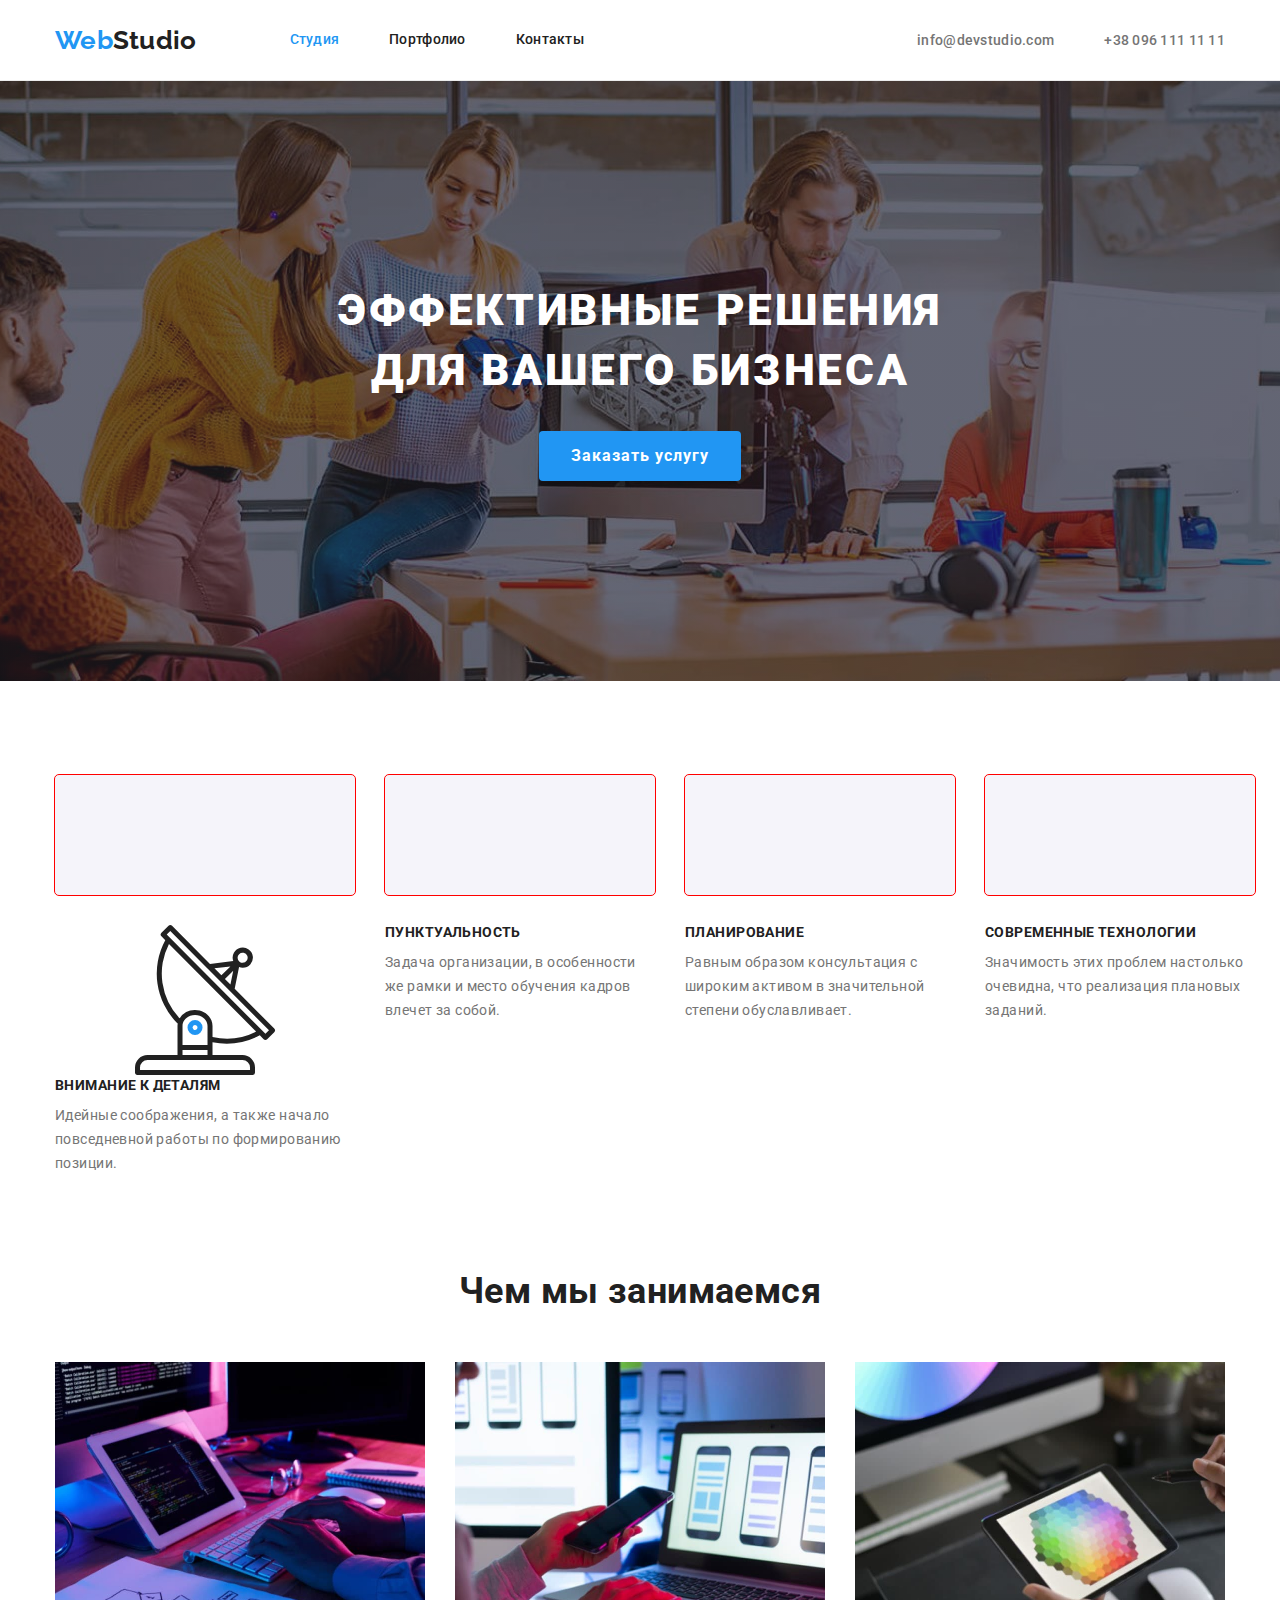
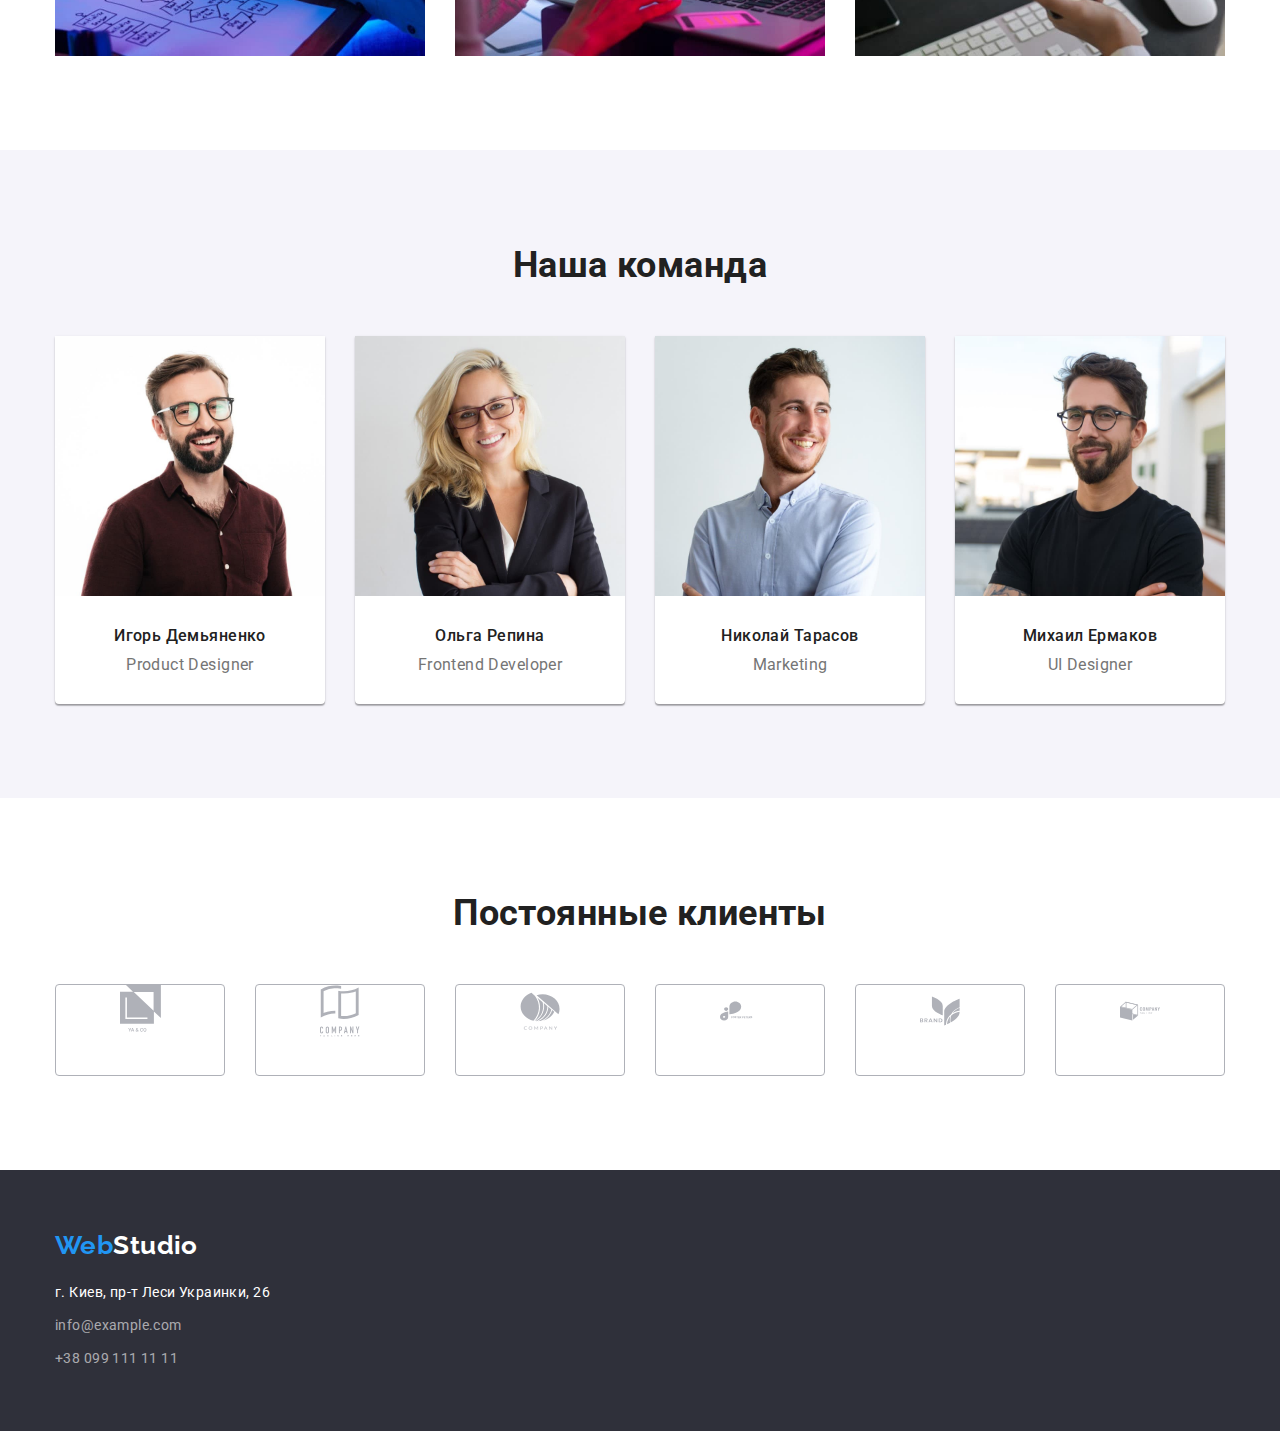
<file: index.html>
<!DOCTYPE html>
<html lang="ru">
<head>
    <meta charset="UTF-8">
    <meta http-equiv="X-UA-Compatible" content="IE=edge">
    <meta name="viewport" content="width=device-width, initial-scale=1.0">
    <title>goit-markup-hw-01</title>
    <link rel="preconnect" href="https://fonts.googleapis.com">
<link rel="preconnect" href="https://fonts.gstatic.com" crossorigin>
<link href="https://fonts.googleapis.com/css2?family=Raleway:wght@700&family=Roboto:wght@400;500;700;900&display=swap" rel="stylesheet">
<link rel="stylesheet" href="https://cdnjs.cloudflare.com/ajax/libs/modern-normalize/1.1.0/modern-normalize.min.css">
<link rel="stylesheet" href="./css/styles.css">
</head>
<body>

    <!--Шапка-->
    <header class="page-header">
        <div class="container">
            <nav class="navigation">
                <a href="https://github.com/Igorunka/goit-markup-hw-03.git" class="logo">
                    <span class="logo-web">Web</span>Studio</a>
                <ul class="site-nav">
                    <li><a href="" class="link current">Студия</a></li>
                    <li><a href="./portfolio.html" class="link">Портфолио</a></li>
                    <li><a href="" class="link">Контакты</a></li>
                </ul>
            </nav>
            <ul class="contacts-header">
                <li>
                    <a href="mailto:info@devstudio.com" class="link">info@devstudio.com</a></li>
                <li><a href="tel:+380961111111" class="link">+38 096 111 11 11</a></li>
            </ul> 
        </div>
        
    </header>
    <main class="main">
        <!--Герой-->
    <section class="hero overlay">
        <div class="container">
        <h1 class="text-hero">Эффективные решения для вашего бизнеса</h1>
        <button type="button" class="button">Заказать услугу</button>
        </div>
        
    </section>    

    <!--Особенности-->
    <section class="feature section">
        <div class="container">
        <h2 class="display">Особенности</h2>
        <ul class="list-feature">
            <li class="desc-feature">
                <svg>
                    <use href="./images/icons.svg#icon-antenna-1">

                    </use>
                </svg>
                <h3 class="title">Внимание к деталям</h3>
                <p class="desc">Идейные соображения, а также начало повседневной работы по формированию позиции.</p>
            </li>
            <li class="desc-feature">
                <h3 class="title">Пунктуальность</h3>
                <p class="desc">Задача организации, в особенности же рамки и место обучения кадров влечет за собой.</p>
            </li>
            <li class="desc-feature">
                <h3 class="title">Планирование</h3>
                <p class="desc">Равным образом консультация с широким активом в значительной степени обуславливает.</p>
            </li>
            <li class="desc-feature">
                <h3 class="title">Современные технологии</h3>
                <p class="desc">Значимость этих проблем настолько очевидна, что реализация плановых заданий.</p>
            </li>
        </ul>    
        </div>
    </section>
    
    <!--Чем мы занимаемся-->
    <section class="work section">
        <div class="container">
        <h2 class="desc-work">Чем мы занимаемся</h2>
        <ul class="list-work">
            <li>
                <img src="./images/photo1.jpg" alt="Фото 1 - создание сайтов" width="370">
            </li>
            <li>
                <img src="./images/photo2.jpg" alt="Фото 2 - мобильные приложения" width="370">
            </li>
            <li>
                <img src="./images/photo3.jpg" alt="Фото 3 - дизайнерские решения" width="370">
            </li>
        </ul>
        </div>
    </section>

    <!--Наша команда-->
    <section class="team section">
        <div class="container">
        <h2 class="desc-team">Наша команда</h2>
        <ul class="team-list">
            <li>
                    <img src="./images/demjanenko.jpg" alt="На фото 1 - Игорь Демьяненко. 
                    Направление - Product Designer" width="270">
                    <div class="team-cards">
                        <h3 class="title">Игорь Демьяненко</h3>
                        <p lang="en" class="desc">Product Designer</p>
                    </div>
                    
            </li>
            <li>
                    <img src="./images/repina.jpg" alt="На фото 2 - Ольга Репина. Направление -  
                    Frontend Developer" width="270">
                    <div class="team-cards">
                        <h3 class="title">Ольга Репина</h3>
                        <p lang="en" class="desc">Frontend Developer</p>
                    </div>
                    
            </li>
            <li>
                    <img src="./images/tarasov.jpg" alt="На фото 3 - Николай Тарасов. 
                    Направление -  Marketing" width="270">
                    <div class="team-cards">
                        <h3 class="title">Николай Тарасов</h3>
                        <p lang="en" class="desc">Marketing</p>
                    </div>
                    
            </li>
            <li>
                    <img src="./images/ermakov.jpg" alt="На фото 4 - Михаил Ермаков.
                    Направление - UI Designer" width="270">
                    <div class="team-cards">
                        <h3 class="title">Михаил Ермаков</h3>
                        <p lang="en" class="desc">UI Designer</p>
                    </div>
                    
            </li>
        </ul>
        </div>
    </section>
    <!-- Клієнти -->
    <section class="clients section">
        <div class="container">
            <h2 class="desc-client">Постоянные клиенты</h2>
            <ul class="clients-list">
                <li>
                    <a href="" class="clients">
                        <svg class="yako">
                            <use href="./images/icons.svg#icon-client1">

                            </use>
                        </svg>
                    </a>
                </li>
                <li>
                    <a href="" class="clients">
                        <svg class="company2">
                            <use href="./images/icons.svg#icon-client2">

                            </use>
                        </svg>
                    </a>
                </li>
                <li>
                    <a href="" class="clients">
                        <svg class="company2">
                            <use href="./images/icons.svg#icon-client3">

                            </use>
                        </svg>
                    </a>
                </li>
                <li>
                    <a href="" class="clients">
                        <svg class="company2">
                            <use href="./images/icons.svg#icon-client4">

                            </use>
                        </svg>
                    </a>
                </li>
                <li>
                    <a href="" class="clients">
                        <svg class="company2">
                            <use href="./images/icons.svg#icon-client5">

                            </use>
                        </svg>
                    </a>
                </li>
                <li>
                    <a href="" class="clients">
                        <svg class="company2">
                            <use href="./images/icons.svg#icon-client6">

                            </use>
                        </svg>
                    </a>
                </li>
            </ul>
        </div>
    </section>
    </main>

    
    <!---Футер-->

    <footer class="page-footer">
        <div class="container">
            <a href="https://github.com/Igorunka/goit-markup-hw-03.git" class="logo">
                <span class="logo-web">Web</span>Studio</a>
            <address>
                <ul class="adress-list">
                    <li><p class="text">г. Киев, пр-т Леси Украинки, 26</p></li>
                    <li><a href="mailto:info@example.com" class="link">info@example.com</a></li>
                    <li class="adress-list-item"><a href="tel:+380991111111" class="link">+38 099 111 11 11</a></li>
                </ul>          
            </address>
        </div>
    </footer>
</body>
</html>
</file>
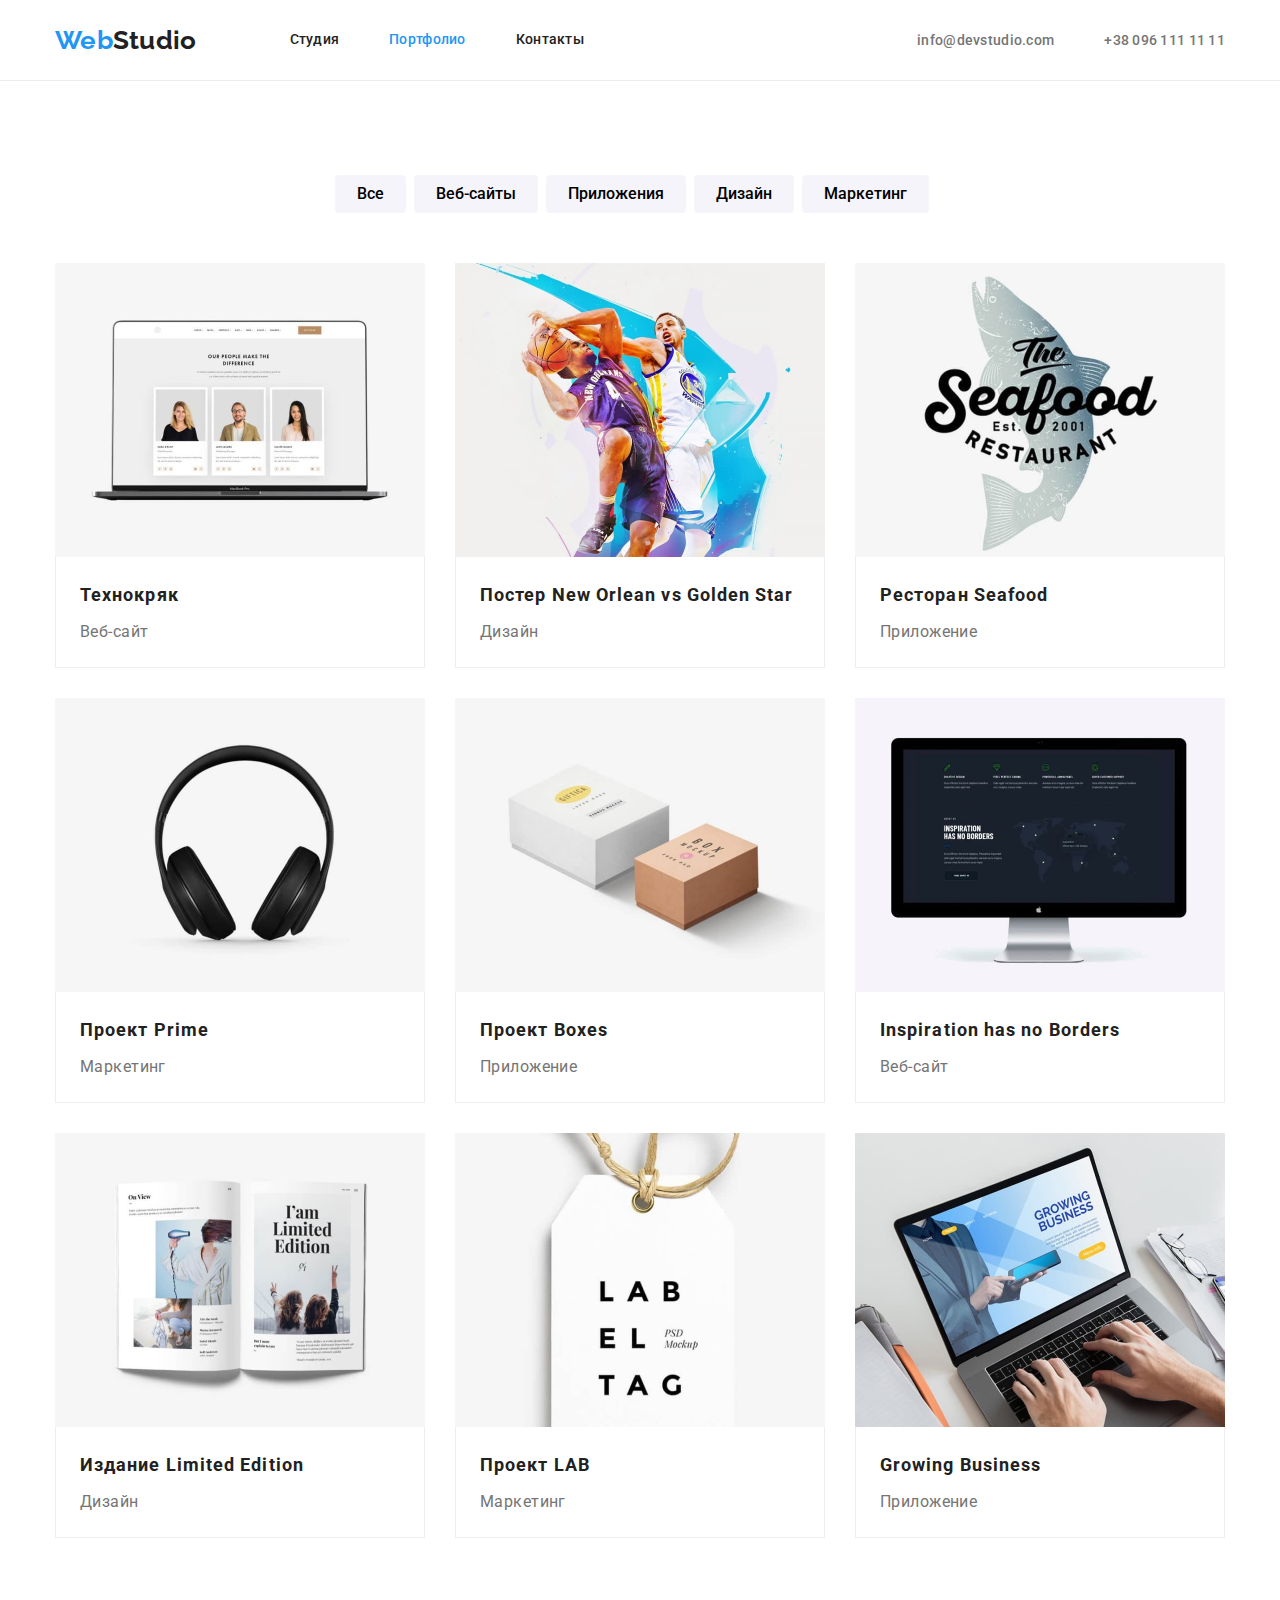
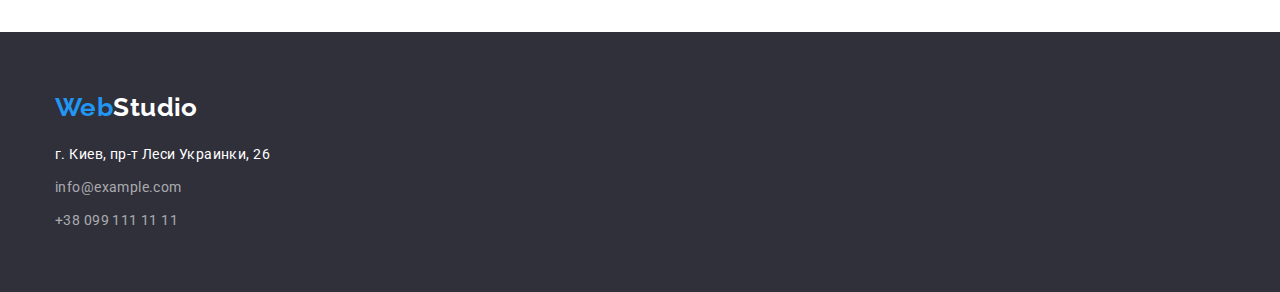
<file: portfolio.html>
<!DOCTYPE html>
<html lang="ru">
<head>
    <meta charset="UTF-8">
    <meta http-equiv="X-UA-Compatible" content="IE=edge">
    <meta name="viewport" content="width=device-width, initial-scale=1.0">
    <title>goit-markup-hw-01</title>
    <link rel="preconnect" href="https://fonts.googleapis.com">
<link rel="preconnect" href="https://fonts.gstatic.com" crossorigin>
<link href="https://fonts.googleapis.com/css2?family=Raleway:wght@700&family=Roboto:wght@400;500;700;900&display=swap" rel="stylesheet">
<link rel="stylesheet" href="https://cdnjs.cloudflare.com/ajax/libs/modern-normalize/1.1.0/modern-normalize.min.css">
<link rel="stylesheet" href="./css/styles.css">
</head>
<body>

    <!--Шапка-->
    <header class="page-header">
        <div class="container">
            <nav class="navigation">
                <a href="https://github.com/Igorunka/goit-markup-hw-03.git" class="logo">
                    <span class="logo-web">Web</span>Studio</a>
                <ul class="site-nav">
                    <li><a href="./index.html" class="link">Студия</a></li>
                    <li><a href="" class="link current">Портфолио</a></li>
                    <li><a href="" class="link">Контакты</a></li>
                </ul>
            </nav>
            <ul class="contacts-header">
                <li><a href="mailto:info@devstudio.com" class="link">info@devstudio.com</a></li>
                <li><a href="tel:+380961111111" class="link">+38 096 111 11 11</a></li>
            </ul>
        </div>
    </header>
    <main>
        <section class="main-prtf section">
            <div class="container">
                <h1 class="display">наши проекты</h1>

            <!-- фильтр -->
            <ul class="filter">
                <li><button type="button" class="button">Все</button></li>
                <li><button type="button" class="button">Веб-сайты</button></li>
                <li><button type="button" class="button">Приложения</button></li>
                <li><button type="button" class="button">Дизайн</button></li>
                <li><button type="button" class="button">Маркетинг</button></li>
            </ul>
                <!-- Галерея -->
            <ul class="gallery">
                <li class="gallery-item">
                    <a href="" class="list">
                        <img src="./images/tehno.jpg" alt="Технокряк" width="370">
                        <div class="gallery-cards">
                            <h2 class="title">Технокряк</h2>
                            <p class="desc">Веб-сайт</p>
                        </div>
                        
                    </a>
                </li>
                <li class="gallery-item">
                    <a href="" class="list">
                        <img src="./images/new_orlean.jpg" alt="Постер New Orlean vs Golden Star" width="370">
                        <div class="gallery-cards">
                            <h2 class="title">Постер New Orlean vs Golden Star</h2>
                            <p class="desc">Дизайн</p>
                        </div>
                        
                    </a>
                </li>
                <li class="gallery-item">
                    <a href="" class="list">
                        <img src="./images/seafood.jpg" alt="Ресторан Seafood" width="370">
                        <div class="gallery-cards">
                            <h2 class="title">Ресторан Seafood</h2>
                            <p class="desc">Приложение</p>
                        </div>
                        
                    </a>
                </li>
                <li class="gallery-item">
                    <a href="" class="list">
                        <img src="./images/prime.jpg" alt="Проект Prime" width="370">
                        <div class="gallery-cards">
                            <h2 class="title">Проект Prime</h2>
                            <p class="desc" >Маркетинг</p>
                        </div>
                        
                    </a>
                </li>
                <li class="gallery-item">
                    <a href="" class="list">
                        <img src="./images/boxes.jpg" alt="Проект Boxes" width="370">
                        <div class="gallery-cards">
                            <h2 class="title">Проект Boxes</h2>
                            <p class="desc">Приложение</p>
                        </div>
                        
                    </a>
                </li>
                <li class="gallery-item">
                    <a href="" class="list">
                        <img src="./images/inspiration.jpg" alt="Inspiration has no Borders" width="370">
                        <div class="gallery-cards">
                            <h2 class="title">Inspiration has no Borders</h2>
                            <p class="desc">Веб-сайт</p>
                        </div>
                        
                    </a>
                </li>
                <li class="gallery-item">
                    <a href="" class="list">
                        <img src="./images/limited_edition.jpg" alt="Издание Limited Edition" width="370">
                        <div class="gallery-cards">
                            <h2 class="title">Издание Limited Edition</h2>
                            <p class="desc">Дизайн</p>
                        </div>
                        
                    </a>
                </li>
                <li class="gallery-item">
                    <a href="" class="list">
                        <img src="./images/lab.jpg" alt="Проект LAB" width="370">
                        <div class="gallery-cards">
                            <h2 class="title">Проект LAB</h2>
                            <p class="desc">Маркетинг</p>
                        </div>
                        
                    </a>
                </li>
                <li class="gallery-item">
                    <a href="" class="list">
                        <img src="./images/groving.jpg" alt="Growing Business" width="370">
                        <div class="gallery-cards">
                            <h2 class="title">Growing Business</h2>
                            <p class="desc">Приложение</p>
                        </div>
                        
                    </a>
                </li>
            </ul>
            </div>
        </section>

    </main>
    
    <!---Футер-->
    <footer class="page-footer">
        <div class="container">
            <a href="https://github.com/Igorunka/goit-markup-hw-03.git" class="logo">
                <span class="logo-web">Web</span>Studio</a>
            <address>
                <ul class="adress-list">
                    <li><p class="text">г. Киев, пр-т Леси Украинки, 26</p></li>
                    <li><a href="mailto:info@example.com" class="link">info@example.com</a></li>
                    <li class="adress-list-item"><a href="tel:+380991111111" class="link">+38 099 111 11 11</a></li>
                </ul>          
            </address>
        </div>
    </footer>
</body>
</html>
</file>
<file: css/styles.css>
html{
    box-sizing: border-box;
}

*,

*::before,

*::after{box-sizing: inherit;
}

:root {
    --main-text-color: #212121;
    --second-text-color: #757575;
    --accent-color: #2196F3;
    --white-text-color: #ffffff;
}
body {
background-color: #ffffff;
font-family: Roboto, sans-serif;
color: var(--main-text-color);
letter-spacing: 0.03em;
font-size: 14px;
}
h1, h2, h3, h4, h5, h6{
margin: 0px;
padding: 0px;
}

p{
margin: 0px;
padding: 0px;
}

ul{
list-style: none;
margin: 0px;
padding-left: 0px;
}
img{
display: block;
max-width: 100%;
height: auto;
}

.section{
padding-top: 94px;
padding-bottom: 94px;
}

.container{
width: 1200px;
margin-left: auto;
margin-right: auto;
padding-left: 15px;
padding-right: 15px;   
}
.team-cards{
padding-top: 30px;
padding-bottom: 30px;
}

.gallery-cards{
padding: 20px 24px;
box-sizing: border-box;
border-left: 1px solid #EEEEEE;
border-right: 1px solid #EEEEEE;
border-bottom: 1px solid #EEEEEE;
}

.button{
    cursor: pointer;
}
/* -------------------------------Header--------------------------------------------- */
.page-header{
border-bottom-width: 1px;
border-bottom-style: solid;
border-bottom-color: #ECECEC;

}
.page-header .container{
    display: flex;
    align-items: center;
}
.page-header .navigation{
    display: flex;
    align-items: center;
}
    /* Logo */
    
.logo{
font-family: Raleway, sans-serif;
font-weight: 700;
font-size: 26px;
line-height: 1.19;
text-decoration: none;
}
.logo-web{
    color: var(--accent-color);
}
.page-header .logo{
    color: var(--main-text-color);
}
     /* Navigation */
.navigation{
font-weight: 500;
line-height: 1.14;
letter-spacing: 0.02em;
}

.site-nav, .contacts-header{
display: flex;
margin: 0px;
}
.site-nav{
    padding: 0px;
    margin-left: 93px;
}
.contacts-header{
    margin-left: auto;
    padding: 0px;
}

.site-nav li + li{
    margin-left: 50px;
}
.contacts-header li + li{
    margin-left: 50px;
}
.site-nav .link{
display: block;
padding-top: 32px;
padding-bottom: 32px;
color: var(--main-text-color);
text-decoration: none;
}
.site-nav .link.current{
color: var(--accent-color);
}
.site-nav .link:hover,
.site-nav .link:focus,
.contacts-header .link:hover,
.contacts-header .link:focus{
    color: var(--accent-color);
}
.contacts-header .link{
display: block;
padding-top: 32px;
padding-bottom: 32px;  
color: var(--second-text-color);
text-decoration: none;
font-weight: 500;
line-height: 1,14;
letter-spacing: 0.02em;
}
/* ------------------------------Studio----------------------------------- */
   /* Hero */

.hero{
background-color: #2F303A;
text-align: center;
padding-top: 200px;
padding-bottom: 200px;    
}

.text-hero{
width: 696px;
margin: 0 auto;
margin-bottom: 30px;

color: var(--white-text-color);
font-weight: 900;
font-size: 44px;
line-height: 1.36;
text-align: center;
letter-spacing: 0.06em;
text-transform: uppercase;
}

.hero .button{
border-radius: 4px;
padding: 10px 32px;
min-width: 200px;
box-shadow: 0px 4px 4px rgba(0, 0, 0, 0.15);
border: 0px;

color: var(--white-text-color);
background-color: var(--accent-color);
font-weight: 700;
font-size: 16px;
line-height: 1.87;
letter-spacing: 0.06em;
}

     /* Feature */

.display{
    display: none;
}
.list-feature{
display: flex;
}
.desc-feature::before {
content: '';
display: block;
width: 100%;
height: 120px;
margin-bottom: 30px;
background-color: #F5F4FA;
border-radius: 4px;
outline: 1px solid red;
}
.antenna{
}

.list-feature .title{
font-weight: 700;
font-size: 14px;
line-height: 1.14;
text-transform: uppercase;
margin-bottom: 10px;
width: 270px;
}

.list-feature li + li{
    margin-left: 30px;
}
.list-feature .desc{
color: var(--second-text-color);
line-height: 1.7;

}
     
/* Work */

.work{
    padding-top: 0px;
}

.list-work{
display: flex;
margin: 0px;
padding-left: 0px;
}
.list-work li + li{
margin-left: 30px;
}

.desc-work, .desc-team, .desc-client{
font-weight: 700;
font-size: 36px;
line-height: 1.17;
text-align: center;
}
.desc-work{
    margin-bottom: 50px;
}

     /* Team */


.team{
    background-color: #F5F4FA;
}
.desc-team, .desc-client{
    margin-bottom: 50px;
}

.team-list{
display: flex;
}
.team-list li + li{
    margin-left: 30px;
}
.team-list li{
background-color: #ffffff;
box-shadow: 0px 1px 3px rgba(0, 0, 0, 0.12), 0px 1px 1px rgba(0, 0, 0, 0.14), 0px 2px 1px rgba(0, 0, 0, 0.2);
border-radius: 0px 0px 4px 4px;
}
.team-list h3{
text-align: center;
}
.team-list p{
text-align: center;
}
.team-list .title{
font-weight: 500;
font-size: 16px;
line-height: 1.19;
margin-bottom: 10px;
}
.team-list .desc{
color: var(--second-text-color);
font-size: 16px;
line-height: 1.19;
}
/* --Clients-- */
.clients-list{
display: flex;
}
.clients-list li+li{
margin-left: 30px;
}
.clients-list li{
border: 1px solid #AFB1B8;
border-radius: 4px;
width: 170px;
height: 92px;
text-align: center;
}
.adress-list a{

}
.clients{
/* width: 170px;
height: 92px; */

}
.yako{
width: 41px;
height: 47px;
}
.company2{
width: 40px;
height: 52px;
}
/* ------------------------------------Portfolio----------------------------- */


/* Filter */
.filter{
display: flex;
width: 611px;
padding: 0px;
margin-bottom: 50px;
margin-left: auto;
margin-right: auto;
}
.filter li + li{
margin-left: 8px;
}

.filter .button{
font-weight: 500;
font-size: 16px;
line-height: 1.62;
text-align: center;
background-color: #F5F4FA;
border-radius: 4px;
padding: 6px 22px;
border: 0px;

}
.filter .button:hover,
.filter .button:focus{
color: var(--white-text-color);
background-color: var(--accent-color);
}


/* Gallery */
.gallery{
display: flex;
flex-wrap: wrap;
}


.gallery li{
margin-bottom: 30px;
margin-right: 30px;    
}

.gallery-item:nth-child(3n){
margin-right: 0px;
}
.gallery-item:nth-last-child(-n + 3){
margin-bottom: 0px;
}
.gallery h2{
margin-bottom: 4px;
}

.gallery .list{
display: inline-block;
text-decoration: none;
text-align: left;
}
.gallery .title{
color: var(--main-text-color);
font-weight: 700;
font-size: 18px;
line-height: 2;
letter-spacing: 0.06em;
}
.gallery .desc{
color: var(--second-text-color);
font-size: 16px;
line-height: 1.87;
}

/* Footer */
.page-footer{
background-color: #2F303A;
padding-bottom: 60px;
padding-top: 60px;
    

}
.page-footer .logo{
display: inline-block;
color: var(--white-text-color);
margin-bottom: 20px;
}

.adress-list .link{
text-decoration: none;
color: rgba(255, 255, 255, 0.6);
line-height: 1.71;
font-style: normal;
}
.adress-list li{
margin-bottom: 9px;
}
.adress-list-item:last-child{
margin-bottom: 0px;
}
.adress-list .link:hover,
.adress-list .link:focus{
color: var(--accent-color);
}
.adress-list .text{
color: var(--white-text-color);
line-height: 1.71;
font-style: normal;
}

/* Overlay */
.overlay{
height: 600px;
max-width: 1600px;
margin-left: auto;
margin-right: auto;
background-image: linear-gradient(
to right,
rgba(47, 48, 58, 0.4),
rgba(47, 48, 58, 0.4)),
url('../images/heropctr.jpg');
background-position: center;
background-size: cover;

}
</file>
